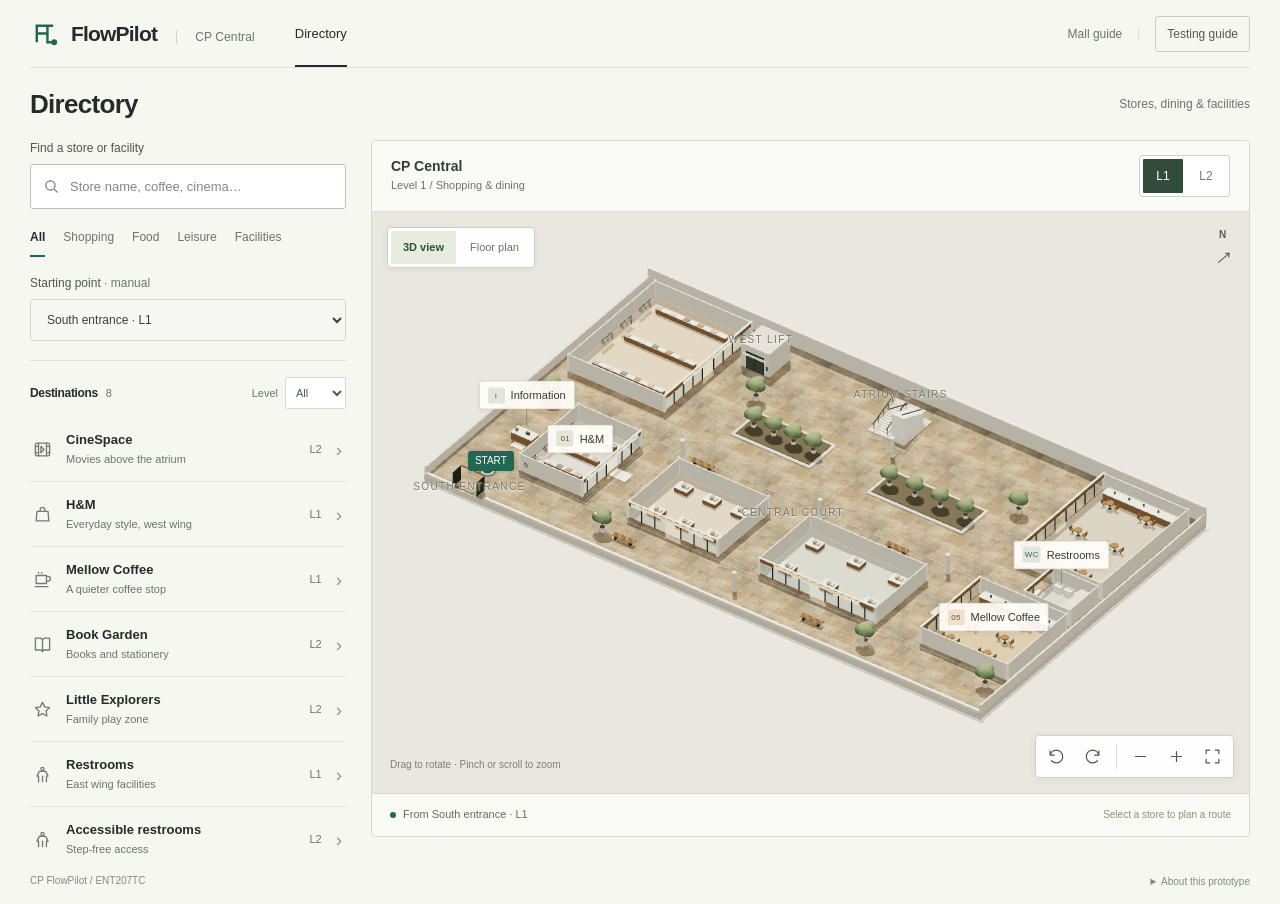
<file: index.html>
<!doctype html>
<html lang="en"><head><meta charset="utf-8"><meta name="viewport" content="width=device-width,initial-scale=1"><meta name="theme-color" content="#216754"><meta name="description" content="FlowPilot team usability test with a 3D mall directory and walking routes"><title>FlowPilot Team Test</title><link rel="manifest" href="./manifest.webmanifest"><link rel="icon" href="./icon.svg" type="image/svg+xml"><link rel="stylesheet" href="./style.css"><link rel="stylesheet" href="./scene-map.css"><script type="module" src="./app.js"></script></head><body><div id="app"></div><noscript>This interactive navigation prototype needs JavaScript enabled.</noscript></body></html>
</file>
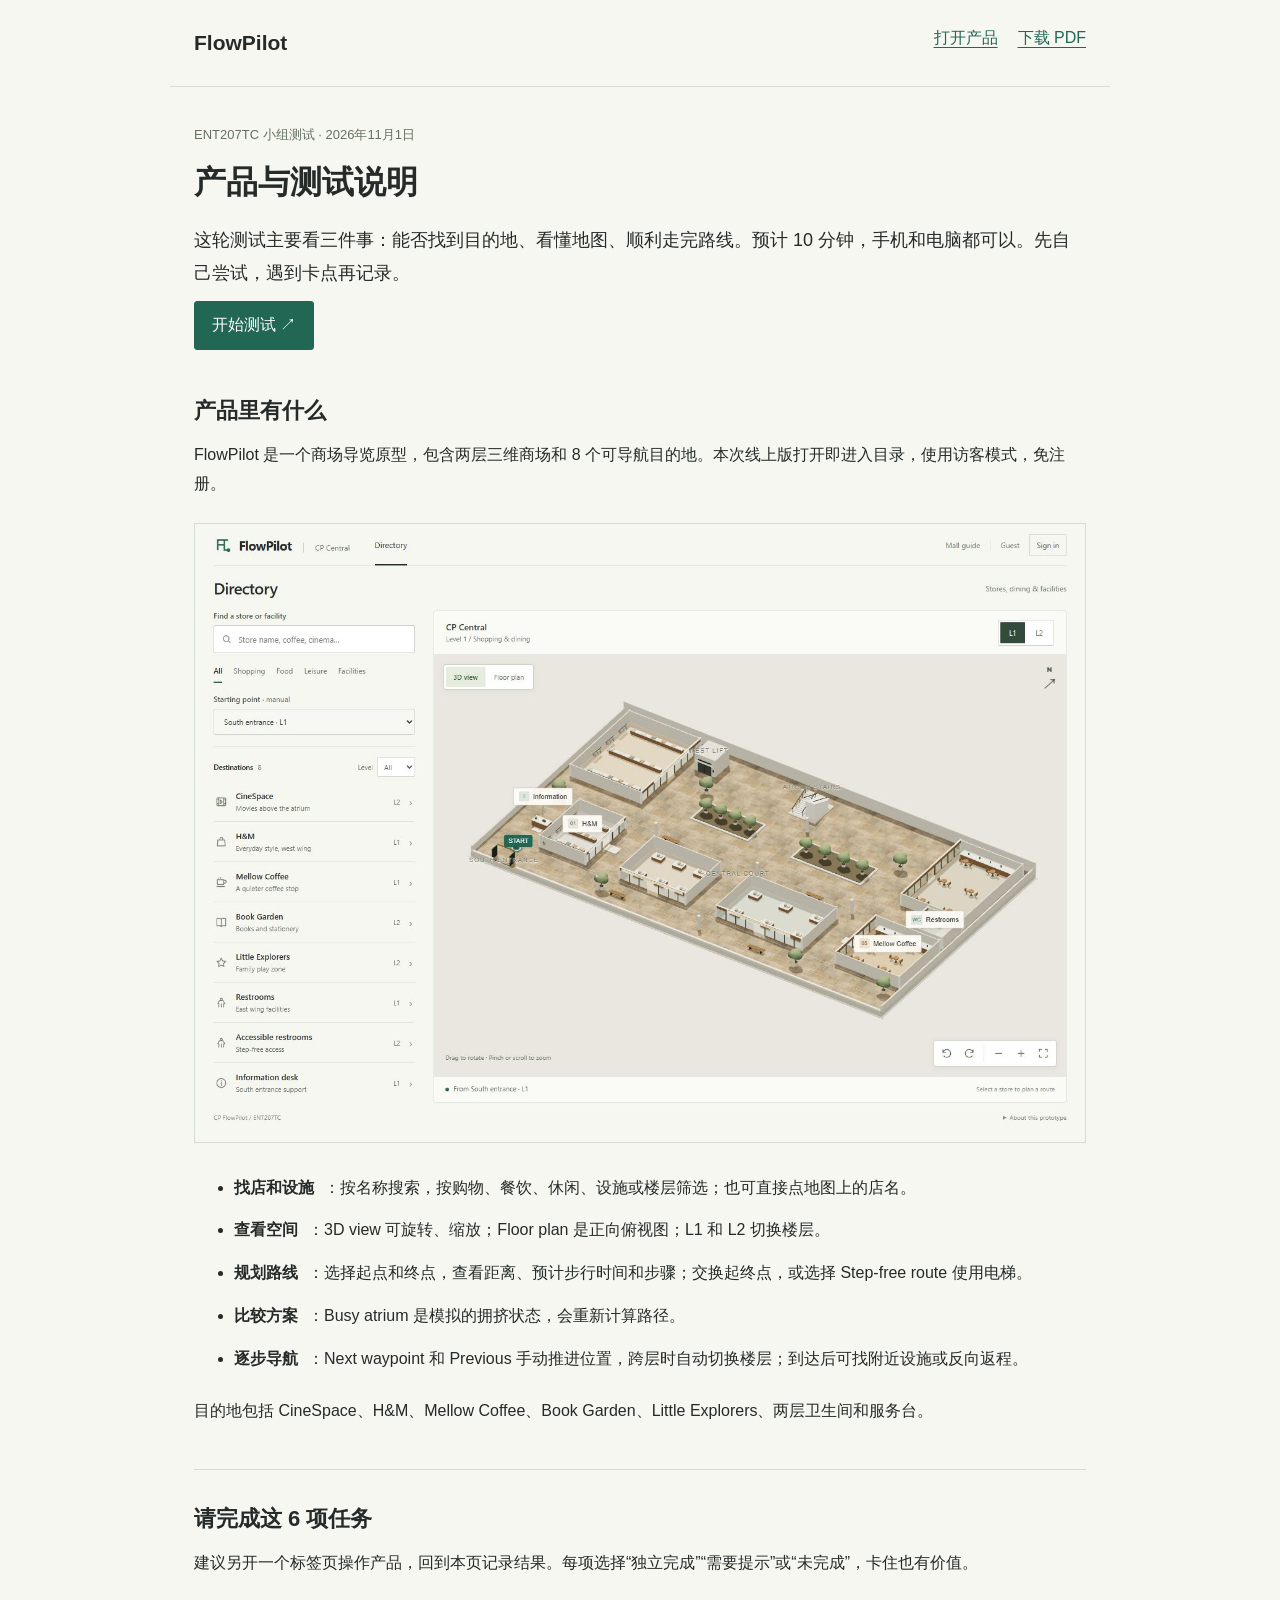
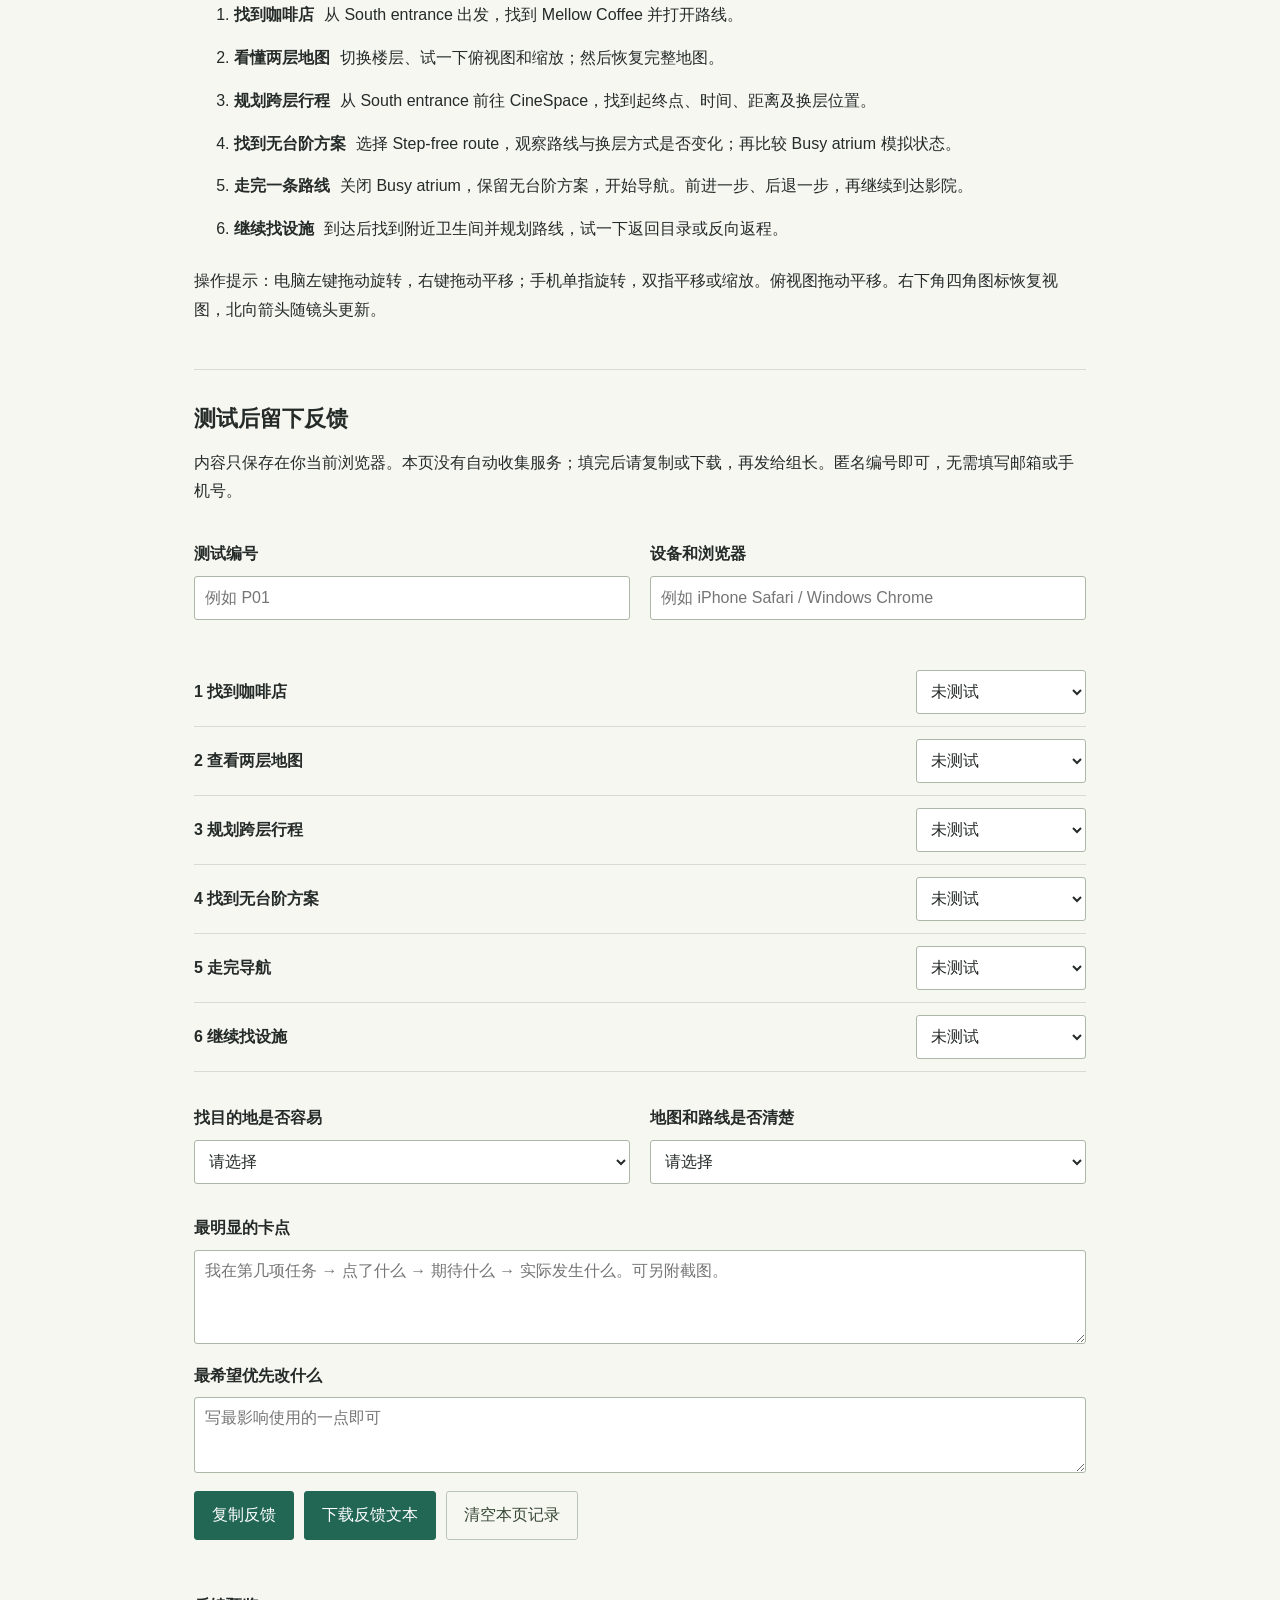
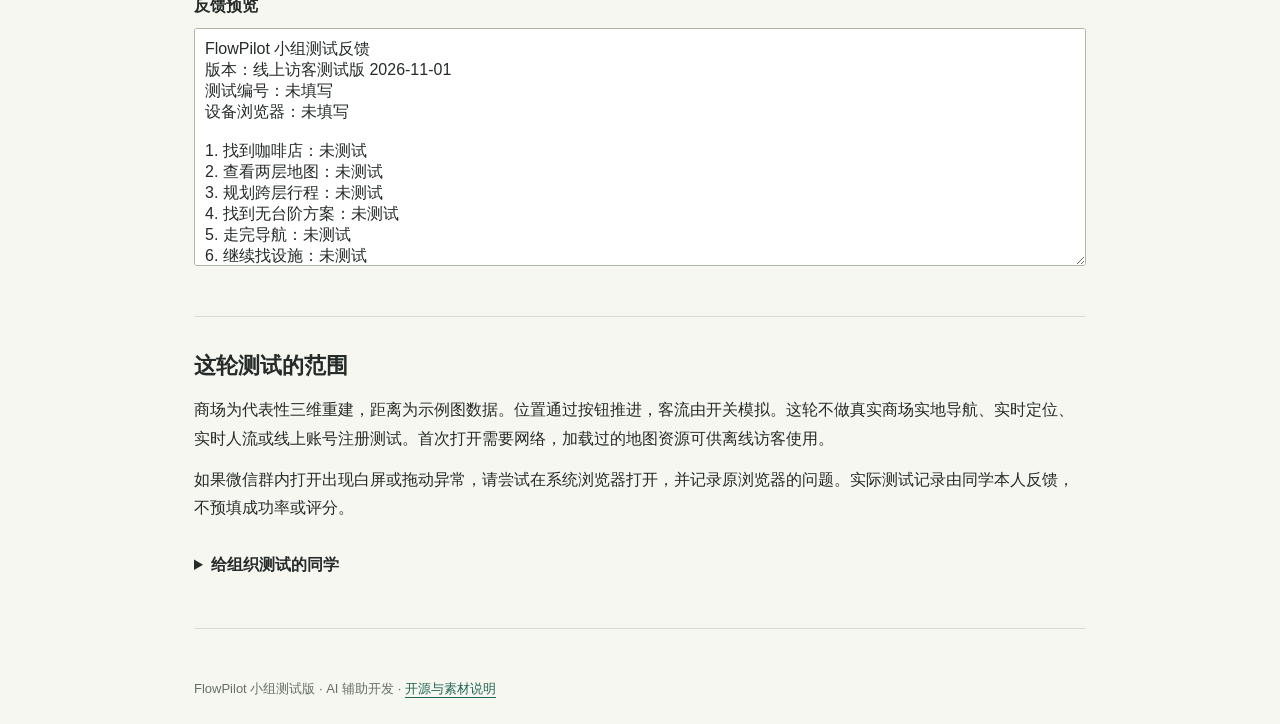
<file: guide.html>
<!doctype html>
<html lang="zh-CN"><head><meta charset="utf-8"><meta name="viewport" content="width=device-width,initial-scale=1"><title>FlowPilot 产品与测试说明</title><link rel="icon" href="./icon.svg" type="image/svg+xml"><link rel="stylesheet" href="./guide.css"><script type="module" src="./guide.js"></script></head><body><header><a class="wordmark" href="./">FlowPilot</a><nav><a href="./#/map">打开产品</a><a href="./FlowPilot_Test_Guide.pdf" download>下载 PDF</a></nav></header><main>
<p class="eyebrow">ENT207TC 小组测试 · 2026年11月1日</p><h1>产品与测试说明</h1><p class="intro">这轮测试主要看三件事：能否找到目的地、看懂地图、顺利走完路线。预计 10 分钟，手机和电脑都可以。先自己尝试，遇到卡点再记录。</p><p><a class="primary" href="./#/map?from=entrance&to=cinema&stepFree=0&busy=0&floor=1&step=0" target="_blank" rel="noopener">开始测试 ↗</a></p>
<section><h2>产品里有什么</h2><p>FlowPilot 是一个商场导览原型，包含两层三维商场和 8 个可导航目的地。本次线上版打开即进入目录，使用访客模式，免注册。</p><img src="./guide-map.png" alt="FlowPilot 三维商场目录，左侧搜索和目的地列表，右侧楼层地图"><ul><li><b>找店和设施</b>：按名称搜索，按购物、餐饮、休闲、设施或楼层筛选；也可直接点地图上的店名。</li><li><b>查看空间</b>：3D view 可旋转、缩放；Floor plan 是正向俯视图；L1 和 L2 切换楼层。</li><li><b>规划路线</b>：选择起点和终点，查看距离、预计步行时间和步骤；交换起终点，或选择 Step-free route 使用电梯。</li><li><b>比较方案</b>：Busy atrium 是模拟的拥挤状态，会重新计算路径。</li><li><b>逐步导航</b>：Next waypoint 和 Previous 手动推进位置，跨层时自动切换楼层；到达后可找附近设施或反向返程。</li></ul><p>目的地包括 CineSpace、H&amp;M、Mellow Coffee、Book Garden、Little Explorers、两层卫生间和服务台。</p></section>
<section id="tasks"><h2>请完成这 6 项任务</h2><p>建议另开一个标签页操作产品，回到本页记录结果。每项选择“独立完成”“需要提示”或“未完成”，卡住也有价值。</p><ol class="tasks"><li><b>找到咖啡店</b>从 South entrance 出发，找到 Mellow Coffee 并打开路线。</li><li><b>看懂两层地图</b>切换楼层、试一下俯视图和缩放；然后恢复完整地图。</li><li><b>规划跨层行程</b>从 South entrance 前往 CineSpace，找到起终点、时间、距离及换层位置。</li><li><b>找到无台阶方案</b>选择 Step-free route，观察路线与换层方式是否变化；再比较 Busy atrium 模拟状态。</li><li><b>走完一条路线</b>关闭 Busy atrium，保留无台阶方案，开始导航。前进一步、后退一步，再继续到达影院。</li><li><b>继续找设施</b>到达后找到附近卫生间并规划路线，试一下返回目录或反向返程。</li></ol><p>操作提示：电脑左键拖动旋转，右键拖动平移；手机单指旋转，双指平移或缩放。俯视图拖动平移。右下角四角图标恢复视图，北向箭头随镜头更新。</p></section>
<section id="feedback"><h2>测试后留下反馈</h2><p>内容只保存在你当前浏览器。本页没有自动收集服务；填完后请复制或下载，再发给组长。匿名编号即可，无需填写邮箱或手机号。</p><form id="feedback-form"><div class="fields"><label>测试编号<input name="tester" maxlength="30" placeholder="例如 P01"></label><label>设备和浏览器<input name="device" maxlength="120" placeholder="例如 iPhone Safari / Windows Chrome"></label></div><div id="task-results"></div><div class="fields"><label>找目的地是否容易<select name="finding" required><option value="">请选择</option><option>1 很困难</option><option>2 比较困难</option><option>3 一般</option><option>4 比较容易</option><option>5 很容易</option></select></label><label>地图和路线是否清楚<select name="mapClarity" required><option value="">请选择</option><option>1 很不清楚</option><option>2 不太清楚</option><option>3 一般</option><option>4 比较清楚</option><option>5 很清楚</option></select></label></div><label>最明显的卡点<textarea name="problem" rows="4" maxlength="1800" placeholder="我在第几项任务 → 点了什么 → 期待什么 → 实际发生什么。可另附截图。"></textarea></label><label>最希望优先改什么<textarea name="improvement" rows="3" maxlength="1200" placeholder="写最影响使用的一点即可"></textarea></label><div class="actions"><button type="button" id="copy-feedback">复制反馈</button><button type="button" id="download-feedback">下载反馈文本</button><button type="button" class="secondary" id="clear-feedback">清空本页记录</button></div><p id="feedback-status" role="status"></p><label>反馈预览<textarea id="feedback-preview" rows="12" readonly></textarea></label></form></section>
<section><h2>这轮测试的范围</h2><p>商场为代表性三维重建，距离为示例图数据。位置通过按钮推进，客流由开关模拟。这轮不做真实商场实地导航、实时定位、实时人流或线上账号注册测试。首次打开需要网络，加载过的地图资源可供离线访客使用。</p><p>如果微信群内打开出现白屏或拖动异常，请尝试在系统浏览器打开，并记录原浏览器的问题。实际测试记录由同学本人反馈，不预填成功率或评分。</p><details><summary>给组织测试的同学</summary><p>这份链接可先用于组内检查；正式用户测试建议邀请组外目标使用者，并遵循课程人数要求。先让对方独立操作，再给提示。记录完成情况、耗时、错误和原话；组内自测与正式参与者记录分开保存。</p><p>核对参考：入口至影院标准路线 212 m / 7 步，约 3 分钟；无台阶路线 282 m / 9 步，约 5 分钟；影院至二层无障碍卫生间 46 m。以上是原型模型的参考值。</p></details></section>
</main><footer>FlowPilot 小组测试版 · AI 辅助开发 · <a href="./THIRD_PARTY_NOTICES.md">开源与素材说明</a></footer></body></html>
</file>
<file: style.css>
:root {
  font-family: "Segoe UI", Arial, sans-serif;
  color: #252b28;
  background: #f7f7f2;
  font-synthesis: none;
  --blue: #216754;
  --green: #216754;
  --deep: #252b28;
  --soft: #edf2ec;
  --muted: #6d746d;
  --line: #dce0d7;
  --subtle: #f1f3ec;
}
* { box-sizing: border-box; }
body { margin: 0; }
button, input, select { font: inherit; }
button, a, input, select, summary { -webkit-tap-highlight-color: transparent; }
button { cursor: pointer; }
button:disabled { cursor: default; opacity: .4; }
a { color: var(--green); }
[hidden] { display: none !important; }
button:focus-visible, a:focus-visible, summary:focus-visible, [role="button"]:focus-visible { outline: 2px solid var(--green); outline-offset: 3px; }
input:focus-visible, select:focus-visible { outline: 2px solid var(--green); outline-offset: 2px; }
h1[tabindex="-1"]:focus, #current-direction:focus { outline: none; }
button svg { flex: 0 0 auto; width: 20px; height: 20px; }
button { transition: color .12s, border-color .12s, background-color .12s; }
.shell { max-width: 1800px; min-height: 100vh; padding: 0 30px 14px; margin: 0 auto; }
.topbar { display: flex; align-items: center; gap: 40px; height: 68px; border-bottom: 1px solid var(--line); }
.brand-home { display: inline-flex; align-items: center; min-height: 44px; padding: 0; border: 0; background: transparent; color: inherit; text-align: left; }
.brand { display: flex; align-items: center; gap: 10px; }
.brandmark { display: grid; place-items: center; width: 31px; height: 31px; color: var(--green); }
.brandmark svg { width: 31px; height: 31px; }
.brand-copy { display: flex; gap: 19px; align-items: baseline; }
.brand-copy strong { font-size: 21px; font-weight: 650; letter-spacing: -.8px; }
.brand-copy small { padding-left: 18px; border-left: 1px solid #d1d5cc; font-size: 12px; color: var(--muted); letter-spacing: .01em; }
.header-nav { display: flex; align-self: stretch; align-items: stretch; margin-right: auto; }
.nav-link { padding: 1px 0 0; min-height: 44px; border: 0; border-bottom: 2px solid transparent; background: transparent; color: var(--muted); font-size: 13px; }
.nav-link.is-active { border-bottom-color: var(--deep); color: var(--deep); }
.nav-link:hover { color: var(--green); }
.topmeta { display: flex; align-items: center; gap: 16px; margin-left: auto; color: var(--muted); font-size: 12px; min-width: 0; }
.location-chip { padding-right: 16px; border-right: 1px solid var(--line); white-space: nowrap; }
.account-name { max-width: 145px; overflow: hidden; white-space: nowrap; text-overflow: ellipsis; }
.quiet { display: inline-flex; justify-content: center; align-items: center; min-height: 36px; padding: 7px 11px; border: 1px solid #c7cfc3; border-radius: 3px; background: transparent; color: #4d5d50; font-size: 12px; white-space: nowrap; }
.quiet:hover { background: #eaf0e5; border-color: #a7b5a1; }
.back { display: inline-flex; align-items: center; min-height: 32px; border: 0; background: transparent; padding: 0; margin: 0 0 10px; color: var(--muted); font-size: 12px; text-align: left; }
.back:hover { color: var(--green); text-decoration: underline; text-underline-offset: 4px; }
.connection-state { margin-top: 14px; padding: 11px 14px; border: 1px solid #dfd1b4; background: #faf6e9; color: #755d2d; font-size: 12px; line-height: 1.5; }
.workspace { padding-top: 20px; }
.breadcrumb { display: flex; flex-wrap: wrap; align-items: center; gap: 8px; margin: 0 0 10px; color: var(--muted); font-size: 11px; }
.breadcrumb button { border: 0; padding: 0; background: transparent; color: inherit; font-size: inherit; }
.breadcrumb button:hover { text-decoration: underline; }
.titlebar, .page-header { display: flex; align-items: center; justify-content: space-between; gap: 20px; margin-bottom: 19px; }
h1 { margin: 0; font-size: 26px; line-height: 1.25; letter-spacing: -.7px; font-weight: 550; }
h2 { margin: 0 0 10px; font-size: 21px; line-height: 1.35; letter-spacing: -.35px; font-weight: 550; }
h3 { margin: 0; font-size: 13px; font-weight: 600; line-height: 1.4; }
.subtitle { margin: 6px 0 0; font-size: 13px; line-height: 1.6; color: var(--muted); }
.eyebrow { margin: 0 0 12px; font-size: 11px; line-height: 1.4; text-transform: uppercase; letter-spacing: .09em; color: var(--muted); }
.page-meta { color: var(--muted); font-size: 12px; white-space: nowrap; }
.steps { display: none; }
.layout { display: grid; grid-template-columns: 316px minmax(0, 1fr); gap: 25px; align-items: start; }
.layout > * { min-width: 0; }
.panel { background: #fff; border: 1px solid var(--line); border-radius: 4px; overflow: hidden; }
.panelpad { padding: 22px; }
.side-panel { min-width: 0; }
.directory-panel { display: flex; flex-direction: column; border: 0; border-radius: 0; background: transparent; overflow: visible; }
.directory-controls { padding: 0 0 19px; border-bottom: 1px solid var(--line); }
.inputlabel { display: block; margin: 0 0 8px; color: #4e594f; font-size: 12px; font-weight: 500; line-height: 1.4; }
.inputlabel > span { font-weight: 400; color: var(--muted); }
.searchwrap { display: flex; align-items: center; min-height: 45px; gap: 10px; padding: 0 12px; border: 1px solid #b9c3b5; border-radius: 3px; background: #fff; }
.searchwrap:focus-within { border-color: var(--green); box-shadow: 0 0 0 1px var(--green); }
.searchwrap > svg { flex-shrink: 0; width: 17px; height: 17px; color: var(--muted); }
.searchwrap input { flex: 1; width: 100%; min-width: 0; height: 43px; padding: 0; border: 0; outline: 0; color: var(--deep); background: transparent; font-size: 13px; }
.searchwrap input:focus-visible { outline: 0; }
.searchwrap input::placeholder { color: #81887f; }
.search-clear { display: grid; place-items: center; flex: 0 0 29px; min-height: 36px; margin-right: -5px; padding: 0; border: 0; background: transparent; color: var(--muted); }
.search-clear svg { width: 16px; height: 16px; }
.filters { display: flex; flex-wrap: wrap; column-gap: 18px; row-gap: 0; margin: 13px 0 0; }
.chip { min-height: 35px; padding: 5px 0 8px; border: 0; border-bottom: 2px solid transparent; border-radius: 0; color: var(--muted); background: transparent; font-size: 12px; line-height: 1.35; }
.chip:hover { color: var(--green); }
.chip.on { color: var(--deep); border-bottom-color: var(--green); font-weight: 600; }
.startbox { margin-top: 18px; }
.startbox .inputlabel { margin-bottom: 7px; }
.field { display: block; width: 100%; min-height: 42px; padding: 10px 12px; border: 1px solid #c7cfc3; border-radius: 3px; color: #354337; background: #fff; font-size: 13px; line-height: 1.45; }
select.field { padding-right: 27px; }
.startbox .field { border-color: #d1d8ca; background: #f7f8f3; font-size: 12px; }
.fieldrow { margin-bottom: 17px; }
.directory-results { padding-top: 16px; }
.sectionrow { display: flex; align-items: center; justify-content: space-between; gap: 12px; margin-bottom: 8px; }
.sectionrow h2 { display: flex; gap: 8px; align-items: baseline; margin: 0; font-size: 12px; font-weight: 600; }
.sectionrow small, .sectionrow h2 small { color: var(--muted); font-size: 11px; font-weight: 400; }
.result-tools { display: inline-flex; align-items: center; gap: 7px; color: var(--muted); font-size: 11px; white-space: nowrap; }
#result-floor { min-height: 32px; min-width: 61px; padding: 3px 6px; border: 1px solid #d5dbcf; border-radius: 2px; background: #fff; color: #4f5c4f; font-size: 11px; }
.places { display: flex; flex-direction: column; }
.directory-results .places { max-height: calc(100vh - 459px); min-height: 258px; overflow-y: auto; scrollbar-width: thin; scrollbar-color: #c1cabe transparent; }
.place { display: flex; align-items: center; gap: 11px; width: 100%; min-height: 65px; padding: 11px 4px 11px 0; border: 0; border-bottom: 1px solid #e0e5da; border-radius: 0; color: var(--deep); background: transparent; text-align: left; }
.place:hover { background: #edf2e9; }
.place:last-child { border-bottom: 0; }
.place-icon { display: grid; place-items: center; flex: 0 0 25px; width: 25px; height: 31px; color: #727e6b; }
.place-icon svg { width: 19px; height: 19px; }
.place-copy { flex: 1; min-width: 0; }
.place-copy b { display: block; font-size: 13px; line-height: 1.4; font-weight: 550; }
.place-copy small { display: block; margin-top: 3px; font-size: 11px; line-height: 1.45; color: var(--muted); }
.floorlabel { font-size: 11px; color: var(--muted); padding: 0 3px; font-variant-numeric: tabular-nums; }
.arrow { color: #8d9786; font-size: 19px; line-height: 1; }
.empty { padding: 27px 8px; color: var(--muted); font-size: 12px; line-height: 1.7; }
.empty b { display: block; color: #485546; font-weight: 600; }
.empty p { margin: 5px 0 0; }
.empty .btn { margin-top: 15px; }
.smallnote { color: var(--muted); font-size: 11px; line-height: 1.65; }
.map-panel { position: relative; background: #eeeee6; border-color: #d5dacf; }
.maptop { display: flex; align-items: center; justify-content: space-between; gap: 14px; padding: 14px 19px; border-bottom: 1px solid var(--line); background: #fafbf7; }
.mallname { min-width: 0; }
.mallname b { display: block; color: #343f33; font-size: 14px; font-weight: 600; line-height: 1.4; }
.mallname small { display: block; margin-top: 2px; color: var(--muted); font-size: 11px; line-height: 1.45; }
.floors { display: flex; gap: 3px; padding: 3px; border: 1px solid #ccd4c5; border-radius: 3px; background: #fff; }
.floors button { min-width: 40px; min-height: 34px; padding: 6px 10px; border: 0; border-radius: 1px; background: transparent; color: #707b69; font-size: 12px; }
.floors button.on { background: #334b3a; color: #fff; }
.floors button:not(.on):hover { background: #eff3e9; }
.mapwrap { position: relative; overflow: hidden; }
.map-viewport { position: relative; width: 100%; height: clamp(490px, calc(100vh - 319px), 820px); overflow: hidden; background: #e9eae0; }
#mall-scene { width: 100%; height: 100%; }
.map-viewport canvas { display: block; }
.map-tools { position: absolute; z-index: 5; display: flex; flex-wrap: wrap; align-items: center; gap: 1px; right: 15px; bottom: 15px; max-width: calc(100% - 30px); padding: 3px; border: 1px solid #cbd3c5; border-radius: 4px; background: #fffffff5; box-shadow: 0 2px 8px #34412d12; }
.map-tools button, .map-tools output { display: inline-flex; align-items: center; justify-content: center; min-width: 35px; min-height: 35px; border: 0; border-radius: 2px; padding: 6px 8px; background: transparent; color: #4a5c42; font-size: 11px; line-height: 1.25; }
.map-tools button:hover { background: #eaf0e4; }
.map-tools button.on, .map-tools button[aria-pressed="true"] { background: #e5eddf; color: #244d32; font-weight: 600; }
.map-tools .icon-button svg { width: 17px; height: 17px; }
.map-tools output { min-width: 42px; font-size: 10px; color: var(--muted); }
.tool-divider { width: 1px; align-self: stretch; background: var(--line); margin: 5px; }
.icon-button { display: inline-grid; place-items: center; min-width: 36px; min-height: 36px; padding: 7px; border: 1px solid var(--line); border-radius: 3px; background: #fff; color: #4a5c42; }
.map-floor-note { display: flex; align-items: center; justify-content: space-between; flex-wrap: wrap; gap: 7px 14px; min-height: 43px; padding: 9px 18px; border-top: 1px solid #d4dacc; background: #fafbf7; color: #62705c; font-size: 11px; line-height: 1.5; }
.map-floor-note span { display: inline-flex; align-items: center; gap: 7px; }
.next-floor-action { min-height: 28px; padding: 0; border: 0; background: transparent; color: var(--green); font-size: 11px; text-decoration: underline; text-underline-offset: 3px; }
.maplegend, .sample { display: none; }
.btn { display: inline-flex; align-items: center; justify-content: center; gap: 11px; min-height: 43px; padding: 11px 16px; border: 1px solid var(--green); border-radius: 3px; background: var(--green); color: #fff; font-size: 13px; font-weight: 550; line-height: 1.4; text-align: center; }
.btn:hover { background: #174f40; border-color: #174f40; }
.btn.secondary { border-color: #c1cbbb; background: transparent; color: #3c573e; font-weight: 500; }
.btn.secondary:hover { background: #e9f0e2; border-color: #99af91; }
.btn.full { display: flex; width: 100%; }
.btn svg { width: 17px; height: 17px; }
.route-summary { padding: 20px 21px 0; }
.route-options { padding: 0 21px; }
.route-actions { padding: 19px 21px 22px; }
.journey-editor { display: grid; grid-template-columns: minmax(0,1fr); gap: 12px; position: relative; padding-right: 34px; margin: 5px 0 19px; }
.endpoint .inputlabel { margin-bottom: 6px; font-size: 11px; }
.endpoint select { min-height: 41px; font-size: 12px; }
.swap-route { position: absolute; right: -5px; top: 45px; width: 31px; min-width: 31px; height: 35px; min-height: 35px; padding: 6px; border: 0; background: transparent; }
.swap-route svg { width: 18px; height: 18px; transform: rotate(90deg); }
.stats { display: grid; grid-template-columns: 1fr 1fr .85fr; gap: 9px; margin: 0 0 17px; padding: 15px 0 16px; border-top: 1px solid var(--line); border-bottom: 1px solid var(--line); font-variant-numeric: tabular-nums; }
.stats > div + div { border-left: 1px solid var(--line); padding-left: 12px; }
.stats strong { display: block; font-size: 24px; font-weight: 550; letter-spacing: -.5px; line-height: 1.2; }
.stats strong small { font-size: 12px; font-weight: 400; letter-spacing: 0; }
.stats span { display: block; margin-top: 5px; color: var(--muted); font-size: 10px; line-height: 1.4; }
.route-options > h2 { margin-bottom: 5px; font-size: 12px; font-weight: 600; letter-spacing: 0; }
.toggle { display: flex; align-items: flex-start; gap: 12px; padding: 13px 0; cursor: pointer; font-size: 13px; line-height: 1.45; }
.toggle + .toggle { border-top: 1px solid #e7ebe0; }
.toggle input { appearance: none; flex: 0 0 31px; position: relative; width: 31px; height: 19px; margin: 2px 0 0; border: 1px solid #bec9b6; border-radius: 11px; background: #cad2c4; cursor: pointer; }
.toggle input::after { content: ""; display: block; position: absolute; top: 2px; left: 2px; width: 13px; height: 13px; border-radius: 50%; background: #fff; }
.toggle input:checked { background: var(--green); border-color: var(--green); }
.toggle input:checked::after { left: 14px; }
.toggle span { flex: 1; min-width: 0; }
.toggle small { display: block; margin-top: 4px; color: var(--muted); font-size: 11px; line-height: 1.5; }
.simulation-label { margin-left: 3px; color: #8b8370; font-size: 9px; font-style: normal; letter-spacing: .01em; }
.route-feedback { margin-top: 8px; padding: 10px 0; border-top: 1px solid var(--line); color: #507048; font-size: 11px; line-height: 1.6; }
.route-feedback > small { display: block; color: var(--muted); font-size: 10px; margin-top: 3px; }
.directions-wrap { padding: 0 21px 16px; border-top: 1px solid var(--line); }
.directions-wrap > summary { min-height: 43px; padding-top: 14px; font-size: 12px; color: #4e6447; cursor: pointer; }
.directions-wrap > summary span { float: right; font-size: 11px; color: var(--muted); }
.route-instructions { margin: 12px 0 0; padding: 0; list-style: none; }
.route-instructions li { display: flex; align-items: flex-start; gap: 9px; padding: 9px 0; color: #5b6855; font-size: 12px; line-height: 1.6; }
.route-instructions b { display: inline-grid; place-items: center; flex: 0 0 19px; min-height: 19px; border: 1px solid #d1dac9; border-radius: 2px; background: #f5f8f0; color: #7a8773; font-size: 10px; font-weight: 400; }
.directions-wrap .route-instructions { max-height: 260px; overflow-y: auto; scrollbar-width: thin; }
.directions-wrap .smallnote { margin-bottom: 0; }
.nav-card { margin: 0 0 18px; padding: 0 0 19px; border-bottom: 1px solid var(--line); }
.nav-card .turn { margin-bottom: 10px; color: var(--green); font-size: 39px; line-height: 1.2; }
.nav-step { margin: 0 0 8px; color: var(--muted); font-size: 11px; }
.nav-card h2 { margin: 0; font-size: 23px; line-height: 1.4; font-weight: 500; letter-spacing: -.4px; }
.nav-metrics { display: grid; grid-template-columns: 1fr 1fr; gap: 17px; margin-bottom: 20px; }
.nav-metrics > span { display: block; color: var(--muted); font-size: 11px; line-height: 1.45; }
.nav-metrics > span + span { border-left: 1px solid var(--line); padding-left: 18px; }
.nav-metrics b, .nav-metrics strong { display: block; margin-bottom: 5px; color: var(--deep); font-size: 23px; font-weight: 500; line-height: 1.2; font-variant-numeric: tabular-nums; }
.progress { overflow: hidden; height: 4px; background: #e0e7d8; }
.progress > span { display: block; height: 100%; background: var(--green); }
.progressmeta { display: flex; justify-content: space-between; gap: 10px; margin: 8px 0 20px; font-size: 10px; color: var(--muted); }
.nav-actions { display: grid; grid-template-columns: auto minmax(0,1fr); gap: 8px; }
.nav-actions .btn { padding: 11px 10px; font-size: 12px; }
.nav-position { display: grid; gap: 4px; padding-top: 16px; margin-top: 19px; border-top: 1px solid var(--line); }
.nav-position small { color: var(--muted); font-size: 10px; }
.nav-position p { margin: 0; font-size: 12px; line-height: 1.5; color: #4e6547; }
.demo-note, .nav-preview { color: var(--muted); font-size: 11px; line-height: 1.6; }
.demo-note { margin: 12px 0 14px; }
.nav-preview { margin: 0 0 12px; }
.nav-preview small { display: block; margin-bottom: 3px; font-size: 10px; color: #84907a; }
.restart { min-height: 30px; padding: 0; border: 0; background: transparent; font-size: 11px; color: var(--muted); text-decoration: underline; text-underline-offset: 3px; }
.restart:hover { background: transparent; color: var(--green); }
.nav-panel .directions-wrap { margin: 18px -22px -22px; padding: 0 22px 17px; }
.notice { padding: 11px 13px; margin: 14px 0; border: 1px solid #dfd2b5; background: #faf7ed; color: #7c683a; font-size: 11px; line-height: 1.6; }
.app-notice { display: flex; align-items: center; justify-content: space-between; gap: 16px; }
.app-notice .quiet { flex: 0 0 auto; color: inherit; border-color: #d9caac; }
.checkcircle { display: grid; place-items: center; width: 40px; height: 40px; margin-bottom: 21px; border: 1px solid #b6cdb1; border-radius: 50%; color: var(--green); background: #eff5e9; }
.checkcircle svg { width: 21px; height: 21px; }
.arrival-place { font-size: 25px; line-height: 1.35; font-weight: 500; }
.completion, .trip-receipt { margin: 20px 0; padding: 14px 0; border-top: 1px solid var(--line); border-bottom: 1px solid var(--line); font-size: 12px; line-height: 1.6; color: #58724e; }
.trip-receipt > small { display: block; margin-top: 5px; font-size: 10px; color: var(--muted); }
.arrived .sectionrow { margin-top: 22px; }
.arrived .place { min-height: 66px; }
.arrival-actions { display: grid; gap: 9px; margin-top: 23px; }
.authlayout { display: grid; grid-template-columns: minmax(0,1fr) 364px; align-items: center; gap: 74px; max-width: 1100px; margin: 0 auto; padding: 45px 0 35px; }
.authhero h1 { font-size: 35px; line-height: 1.2; max-width: 470px; font-weight: 450; letter-spacing: -1px; }
.authhero > .subtitle { max-width: 420px; margin-top: 18px; font-size: 14px; line-height: 1.75; }
.authhero .mini-map { position: relative; height: 330px; width: 100%; max-width: 610px; margin-top: 28px; overflow: hidden; background: #e9ece2; border: 1px solid #d3d9cb; border-radius: 3px; }
.mini-map svg { display: block; width: 100%; height: 100%; }
.mini-map #mall-scene, .mini-map .auth-scene { height: 100%; }
.auth-caption { display: flex; flex-wrap: wrap; gap: 7px 0; margin-top: 14px; color: var(--muted); font-size: 11px; line-height: 1.5; }
.auth-caption span + span { margin-left: 14px; padding-left: 14px; border-left: 1px solid #c7d1be; }
.authpanel { padding: 26px; background: #fdfefb; border-color: #d6ddcf; }
.authpanel h2 { font-size: 22px; font-weight: 500; }
.authpanel .subtitle { font-size: 12px; }
.auth-tabs { display: flex; margin: 21px 0 23px; border-bottom: 1px solid var(--line); }
.auth-tabs button { flex: 1; min-height: 43px; padding: 10px 0; border: 0; border-bottom: 2px solid transparent; background: transparent; color: var(--muted); font-size: 12px; }
.auth-tabs button.on { border-bottom-color: var(--green); color: var(--green); font-weight: 600; }
.authpanel .field { min-height: 44px; }
.authpanel .btn { margin-top: 5px; }
.or { display: flex; align-items: center; gap: 12px; margin: 17px 0 11px; font-size: 10px; color: #8c9585; }
.or::before, .or::after { content: ""; flex: 1; height: 1px; background: var(--line); }
.authfine { margin: 18px 0 0; color: var(--muted); font-size: 11px; line-height: 1.65; }
.password-wrap { display: flex; position: relative; align-items: center; }
.password-wrap .field { padding-right: 55px; }
.password-wrap button { position: absolute; right: 3px; min-height: 36px; padding: 6px 9px; border: 0; background: transparent; color: var(--muted); font-size: 11px; }
.password-wrap button:hover { background: #edf3e7; }
.error { margin-bottom: 14px; padding: 10px 12px; border: 1px solid #e5c4b9; background: #fcf1ed; color: #9c523f; font-size: 12px; line-height: 1.6; }
.footnote { display: flex; align-items: flex-start; justify-content: space-between; flex-wrap: wrap; gap: 8px 20px; padding-top: 15px; color: #838c7e; font-size: 10px; line-height: 1.6; }
.prototype-info { max-width: 440px; font-size: 10px; line-height: 1.7; }
.prototype-info summary { text-align: right; cursor: pointer; white-space: nowrap; }
.prototype-info summary:hover { color: var(--green); }
.prototype-info p { padding: 12px 14px; margin: 9px 0 0; border: 1px solid var(--line); background: #fff; color: var(--muted); overflow-wrap: anywhere; }
.skip-link { position: absolute; z-index: 30; top: -80px; left: 30px; min-height: 44px; padding: 11px 15px; border: 1px solid var(--green); background: #fff; color: var(--green); font-size: 13px; text-decoration: none; }
.skip-link:focus { top: 10px; }
.loading-screen { display: grid; place-items: center; min-height: 360px; color: var(--muted); font-size: 14px; }
.directory-toggle { display: none; }
.segmented { gap: 3px; padding: 3px; border: 1px solid #cbd4c3; border-radius: 3px; background: #fff; }
.segmented button { min-height: 36px; min-width: 66px; padding: 8px 13px; border: 0; border-radius: 1px; background: transparent; color: var(--muted); font-size: 12px; }
.segmented button.on { background: #e8eee1; color: #305a35; font-weight: 600; }
.mobile-only { display: none; }
@media (min-width: 1400px) {
  .layout { grid-template-columns: 326px minmax(0,1fr); gap: 30px; }
  .map-viewport { min-height: 560px; }
}
@media (max-width: 1180px) {
  .shell { padding-right: 23px; padding-left: 23px; }
  .topbar { gap: 28px; }
  .brand-copy { gap: 12px; }
  .brand-copy small { padding-left: 12px; }
  .layout { grid-template-columns: 290px minmax(0,1fr); gap: 20px; }
  .filters { column-gap: 15px; }
  .authlayout { gap: 40px; }
  .map-tools { right: 10px; bottom: 10px; }
}
@media (max-width: 960px) {
  .shell { padding-right: 20px; padding-left: 20px; }
  .topbar { height: 64px; gap: 25px; }
  .brand-copy small { display: none; }
  .titlebar, .page-header { margin-bottom: 17px; }
  .layout { grid-template-columns: minmax(0,1fr); gap: 17px; }
  .directory-panel { display: contents; }
  .directory-controls { display: grid; grid-template-columns: minmax(0,1fr) minmax(180px,.6fr); column-gap: 20px; padding-bottom: 17px; }
  .directory-controls > .inputlabel, .directory-controls > .searchwrap, .directory-controls > .filters { grid-column: 1; }
  .directory-controls > .startbox { grid-column: 2; grid-row: 1 / 4; margin: 0; align-self: center; }
  .directory-controls > .filters { margin-top: 8px; }
  .directory-controls .chip { min-height: 34px; padding-top: 5px; }
  .directory-results { padding: 0; }
  .directory-results .places { max-height: none; min-height: 0; overflow: visible; }
  .directory-toggle { display: inline-flex; margin: 0 0 15px; }
  .directory-layout > .map-panel { order: 1; }
  .directory-layout .directory-controls { order: 0; }
  .directory-layout .directory-results { order: 2; }
  .directory-layout[data-view="map"] .directory-results { display: none; }
  .directory-layout[data-view="list"] > .map-panel { display: none; }
  .directory-layout[data-view="list"] .directory-results { order: 1; }
  .directory-layout.is-filtered[data-view="map"] .directory-results { display: block; }
  .map-viewport { height: 510px; min-height: 0; }
  .route-summary { padding: 20px 22px 0; }
  .journey-editor { grid-template-columns: minmax(0,1fr) minmax(0,1fr); gap: 20px; padding-right: 39px; }
  .swap-route { top: 19px; }
  .swap-route svg { transform: none; }
  .route-options { display: grid; grid-template-columns: minmax(0,1fr) minmax(0,1fr); column-gap: 25px; padding: 0 22px; }
  .route-options > h2 { grid-column: 1 / -1; }
  .route-options > .toggle + .toggle { border-top: 0; }
  .route-options > .route-feedback, .route-options > .notice { grid-column: 1 / -1; }
  .route-actions { padding: 16px 22px 20px; }
  .stats { margin-bottom: 13px; }
  .nav-card { display: grid; grid-template-columns: 50px 1fr; column-gap: 12px; padding-bottom: 17px; }
  .nav-card .turn { grid-row: 1 / 3; margin-bottom: 0; }
  .nav-card .nav-step { grid-column: 2; }
  .nav-card h2 { grid-column: 2; }
  .nav-metrics { max-width: 420px; }
  .nav-actions { grid-template-columns: 140px minmax(0,1fr); }
  .authlayout { grid-template-columns: minmax(0,1fr) 340px; gap: 30px; }
  .authhero h1 { font-size: 30px; }
  .authhero .mini-map { height: 260px; }
  .authpanel { padding: 23px; }
}
@media (max-width: 640px) {
  .shell { padding: 0 14px 15px; }
  .topbar { height: 60px; gap: 22px; }
  .brand { gap: 8px; }
  .brand-copy strong { font-size: 20px; }
  .brandmark, .brandmark svg { width: 27px; height: 27px; }
  .nav-link { font-size: 12px; }
  .topmeta { gap: 10px; }
  .topmeta .location-chip, .account-name { display: none; }
  .quiet { min-height: 36px; padding: 7px 9px; font-size: 11px; }
  .workspace { padding-top: 18px; }
  h1 { font-size: 24px; }
  .titlebar, .page-header { align-items: flex-start; gap: 12px; margin-bottom: 17px; }
  .page-meta { display: none; }
  .subtitle { font-size: 12px; }
  .breadcrumb { margin-bottom: 9px; font-size: 10px; }
  .directory-toggle { margin-bottom: 14px; }
  .directory-controls { display: block; padding-bottom: 17px; }
  .directory-controls .searchwrap { min-height: 46px; }
  .searchwrap input { font-size: 16px; height: 44px; }
  .filters { column-gap: 19px; }
  .directory-controls > .filters { margin-top: 9px; }
  .directory-controls .chip { min-height: 40px; font-size: 12px; }
  .directory-controls > .startbox { margin-top: 15px; }
  .startbox { display: grid; grid-template-columns: 103px minmax(0,1fr); align-items: center; column-gap: 10px; }
  .startbox .inputlabel { margin: 0; font-size: 11px; }
  .startbox .inputlabel span { display: block; margin-top: 2px; }
  .startbox .field { min-height: 42px; padding: 9px 11px; font-size: 12px; }
  .map-viewport { height: 360px; }
  .maptop { padding: 12px 13px; }
  .mallname b { font-size: 13px; }
  .mallname small { font-size: 10px; }
  .floors button { min-width: 37px; min-height: 35px; padding: 6px 9px; }
  .map-floor-note { padding: 9px 13px; font-size: 10px; }
  .map-floor-note > span { max-width: 100%; }
  .next-floor-action { min-height: 32px; }
  .map-tools { right: 9px; bottom: 10px; gap: 0; max-width: calc(100% - 18px); padding: 3px; }
  .map-tools button { min-height: 40px; min-width: 40px; padding: 6px 7px; font-size: 10px; }
  .map-tools .icon-button svg { width: 16px; height: 16px; }
  .map-tools output { min-width: 36px; min-height: 39px; font-size: 9px; }
  .tool-divider { margin: 5px 2px; }
  .directory-results .sectionrow { margin-top: 3px; }
  .place { min-height: 69px; padding-top: 13px; padding-bottom: 13px; gap: 12px; }
  .place-copy b { font-size: 14px; }
  .place-copy small { font-size: 12px; }
  .place-icon { flex-basis: 27px; }
  #result-floor { min-height: 40px; font-size: 12px; }
  .field { font-size: 16px; }
  .btn { min-height: 46px; font-size: 13px; }
  .panelpad { padding: 19px; }
  .route-summary { padding: 17px 18px 0; }
  .journey-editor { grid-template-columns: minmax(0,1fr); padding-right: 37px; gap: 10px; margin-top: 2px; margin-bottom: 16px; }
  .endpoint .inputlabel { margin-bottom: 5px; }
  .endpoint select { min-height: 43px; font-size: 13px; }
  .swap-route { top: 46px; right: -2px; min-height: 43px; }
  .swap-route svg { transform: rotate(90deg); }
  .stats { padding: 14px 0; }
  .stats strong { font-size: 25px; }
  .stats span { font-size: 10px; }
  .route-options { display: block; padding: 0 18px; }
  .route-options > .toggle + .toggle { border-top: 1px solid #e7ebe0; }
  .toggle { padding: 12px 0; }
  .toggle input { width: 34px; height: 21px; flex-basis: 34px; }
  .toggle input::after { width: 15px; height: 15px; }
  .toggle input:checked::after { left: 15px; }
  .toggle small { font-size: 11px; }
  .route-feedback { font-size: 11px; }
  .route-actions { padding: 15px 18px 19px; }
  .directions-wrap { padding-left: 18px; padding-right: 18px; }
  .directions-wrap > summary { min-height: 45px; }
  .nav-card { display: block; }
  .nav-card .turn { margin-bottom: 9px; font-size: 36px; }
  .nav-card h2 { font-size: 22px; }
  .nav-card .nav-step { margin-bottom: 8px; }
  .nav-actions { grid-template-columns: auto minmax(0,1fr); }
  .nav-actions .btn { padding-left: 11px; padding-right: 11px; font-size: 12px; }
  .nav-position small { font-size: 11px; }
  .nav-position p { font-size: 13px; }
  .demo-note, .nav-preview { font-size: 12px; }
  .nav-panel .directions-wrap { margin: 17px -19px -19px; padding: 0 19px 16px; }
  .arrival-place { font-size: 24px; }
  .arrived .place-copy b { font-size: 13px; }
  .arrived .place-copy small { font-size: 11px; }
  .authlayout { grid-template-columns: minmax(0,1fr); gap: 25px; max-width: 420px; padding: 27px 0 15px; }
  .authhero h1 { font-size: 29px; letter-spacing: -.8px; }
  .authhero > .subtitle { max-width: 360px; margin-top: 12px; font-size: 13px; }
  .authhero .mini-map { display: none; }
  .authhero .eyebrow { margin-bottom: 9px; }
  .auth-caption { margin-top: 13px; font-size: 10px; }
  .authpanel { padding: 22px; }
  .authpanel h2 { font-size: 21px; }
  .authpanel .field { font-size: 16px; }
  .footnote { padding-top: 15px; font-size: 9px; }
  .prototype-info { max-width: 100%; font-size: 10px; }
  .prototype-info p { max-width: 350px; }
  .skip-link { left: 14px; }
  .app-notice { flex-direction: column; align-items: flex-start; gap: 10px; }
  .mobile-only { display: block; }
}
@media (max-width: 360px) {
  .shell { padding-left: 10px; padding-right: 10px; }
  .topbar { gap: 15px; }
  .brand { gap: 5px; }
  .brand-copy strong { font-size: 18px; }
  .brandmark, .brandmark svg { width: 25px; height: 25px; }
  .topmeta { gap: 5px; }
  .quiet { font-size: 10px; padding-left: 8px; padding-right: 8px; }
  .filters { column-gap: 15px; }
  .map-viewport { height: 360px; }
  .map-tools button { min-width: 39px; padding: 5px 6px; }
  .map-tools output { min-width: 33px; }
  .nav-actions .btn { padding-left: 8px; padding-right: 8px; font-size: 11px; }
  .authpanel { padding: 19px; }
}
@media (prefers-reduced-motion: reduce) {
  *, *::before, *::after { animation: none !important; transition: none !important; scroll-behavior: auto !important; }
}
/* Map controls stay separate from the scene labels. */
.map-view-switch { position: absolute; z-index: 5; top: 15px; left: 15px; display: flex; gap: 2px; padding: 3px; border: 1px solid #c9d2c2; border-radius: 4px; background: #fffffff5; box-shadow: 0 2px 8px #34412d0c; }
.map-view-switch button { min-height: 33px; padding: 7px 12px; border: 0; border-radius: 2px; background: transparent; color: #687561; font-size: 11px; }
.map-view-switch button:hover { background: #edf2e7; }
.map-view-switch button.on { color: #2d5336; background: #e6eddf; font-weight: 600; }
.map-gesture-hint { position: absolute; z-index: 4; left: 18px; bottom: 23px; color: #798472; font-size: 10px; pointer-events: none; }
.map-gesture-hint span { margin: 0 4px; color: #a1aa99; }
.position-dot { display: inline-block; flex: 0 0 6px; width: 6px; height: 6px; border-radius: 50%; background: var(--green); }
.map-note-secondary { color: #89917f; font-size: 10px; }
@media (max-width: 1180px) {
  .map-gesture-hint { left: 14px; bottom: 20px; font-size: 9px; }
}
@media (max-width: 640px) {
  .map-view-switch { top: 10px; left: 10px; }
  .map-view-switch button { min-height: 36px; padding: 7px 10px; font-size: 10px; }
  .map-gesture-hint { left: 13px; bottom: 63px; font-size: 9px; }
  .map-note-secondary { display: none !important; }
}

.test-guide-link{display:inline-flex;align-items:center;text-decoration:none;white-space:nowrap}.test-guide-link:hover{text-decoration:underline}
</file>
<file: scene-map.css>
.scene-host{position:relative;overflow:hidden;background:#e9e7e0;isolation:isolate;min-height:360px;touch-action:none}
.scene-host>canvas{display:block;width:100%;height:100%;outline:none;cursor:grab;touch-action:none}
.scene-host>canvas:active{cursor:grabbing}
.scene-host>canvas:focus-visible{outline:2px solid #216754;outline-offset:-4px}
.scene-labels{position:absolute;inset:0;pointer-events:none;overflow:hidden;z-index:2}
.scene-label-leaders{position:absolute;inset:0;width:100%;height:100%;overflow:visible;pointer-events:none}
.scene-poi{position:absolute;left:0;top:0;transform:translate(-50%,-50%);pointer-events:auto;display:flex;align-items:center;gap:6px;padding:5px 8px;border:1px solid rgba(99,91,76,.22);border-radius:3px;background:rgba(255,253,248,.94);color:#383b33;font:500 11px/1.2 Arial,sans-serif;white-space:nowrap;box-shadow:0 2px 5px #342b1710;min-height:29px;max-width:170px;cursor:pointer;transition:background .12s,border-color .12s}
.scene-poi:hover,.scene-poi:focus-visible{background:#fff;border-color:#216754;outline:2px solid #216754;outline-offset:2px;z-index:4!important}
.scene-poi .poi-code{font-size:8px;letter-spacing:.3px;line-height:16px;min-width:17px;padding:0 2px;text-align:center;background:#e6e3d8;color:#555c4b;border-radius:2px}
.scene-poi[data-kind="food"] .poi-code{background:#efe1cd;color:#75502d}
.scene-poi[data-kind="leisure"] .poi-code{background:#e5dfe7;color:#62536a}
.scene-poi[data-kind="facility"] .poi-code{background:#dfe6e0;color:#44604b}
.scene-poi.is-destination{border-color:#216754;color:#174a3c;background:#f4fff9;font-weight:700}
.scene-poi.is-destination .poi-code{color:white;background:#216754}
.scene-static-label{position:absolute;left:0;top:0;transform:translate(-50%,-50%);color:#777768;font:500 10px/1.2 Arial,sans-serif;letter-spacing:1.4px;text-transform:uppercase;white-space:nowrap;text-shadow:0 1px 2px white;pointer-events:none}
.scene-static-label.is-current{font-size:10px;letter-spacing:0;background:#216754;color:white;text-shadow:none;padding:4px 7px;border-radius:3px;box-shadow:0 1px 4px #0002}
.scene-loader{position:absolute;inset:0;display:grid;place-content:center;text-align:center;color:#686e61;background:#e9e7e0;font:12px/1.6 Arial,sans-serif;z-index:5}
.scene-loader small{font-size:10px;color:#838779}
.scene-fallback{width:100%;height:100%;display:block;background:#edece6}
.scene-host .scene-status{position:absolute;bottom:14px;left:15px;display:flex;gap:6px;align-items:center;color:#626b5b;font:10px/1.3 Arial,sans-serif;pointer-events:none}
.scene-status:before{content:"";width:5px;height:5px;background:#849175;border-radius:50%}
@media(max-width:600px){.scene-host{min-height:360px}.scene-poi{font-size:10px;padding:4px 6px;min-height:28px;gap:4px}.scene-poi .poi-code{font-size:7px;min-width:15px}.scene-static-label{font-size:8px;letter-spacing:.8px}.scene-host .scene-status{left:10px;bottom:10px;font-size:9px}}

.scene-compass{position:absolute;right:20px;top:18px;z-index:3;display:grid;justify-items:center;gap:2px;color:#536052;font:600 10px/1 Arial,sans-serif;pointer-events:none}.scene-compass>span{display:block;font-size:26px;font-weight:400;transform-origin:50% 65%}
</file>
<file: guide.css>
*{box-sizing:border-box}body{margin:0;background:#f7f7f2;color:#252b28;font:16px/1.8 "Segoe UI","Microsoft YaHei",sans-serif}header,main,footer{max-width:940px;margin:auto;padding:24px}header{display:flex;justify-content:space-between;gap:18px;border-bottom:1px solid #d7dcd2}header nav{display:flex;gap:20px;flex-wrap:wrap}a{color:#216754;text-underline-offset:4px}.wordmark{font-weight:700;font-size:21px;text-decoration:none;color:#252b28}.eyebrow,footer{font-size:13px;color:#657062}h1{font-size:32px;line-height:1.35;margin:15px 0 20px}h2{font-size:22px;margin:0 0 14px;line-height:1.5}.intro{font-size:18px}section{padding:32px 0;border-bottom:1px solid #d7dcd2}p{margin:12px 0}li{padding:7px 0}li b{margin-right:10px}img{display:block;width:100%;height:auto;border:1px solid #d7dcd2;margin:24px 0}.primary,button{display:inline-flex;min-height:44px;align-items:center;justify-content:center;padding:9px 17px;background:#216754;color:white;border:1px solid #216754;border-radius:3px;font:inherit;text-decoration:none;cursor:pointer}.secondary{background:transparent;color:#374735;border-color:#bbc5b7}form{margin-top:22px}.fields{display:grid;grid-template-columns:1fr 1fr;gap:20px}label{display:block;margin:12px 0 18px;font-weight:600}input,select,textarea{display:block;width:100%;margin-top:7px;min-height:44px;border:1px solid #acb7a8;border-radius:3px;background:white;color:#252b28;padding:10px;font:400 15px/1.6 inherit;font-family:inherit;font-size:16px}textarea{resize:vertical}#task-results{margin:20px 0}.task-result{display:grid;grid-template-columns:1fr 170px;gap:15px;align-items:center;margin:0;padding:12px 0;border-bottom:1px solid #d7dcd2}.task-result select{margin:0}.actions{display:flex;gap:10px;flex-wrap:wrap}button:hover,.primary:hover{filter:brightness(.94)}:focus-visible{outline:2px solid #216754;outline-offset:3px}details{padding:16px 0}summary{cursor:pointer;font-weight:600}#feedback-status{min-height:28px;color:#216754}@media(max-width:600px){header,main,footer{padding:18px}h1{font-size:27px}header nav{gap:12px;font-size:14px}.fields{grid-template-columns:1fr;gap:0}.task-result{grid-template-columns:1fr 135px;font-size:14px}.task-result select{font-size:14px}section{padding:26px 0}.actions button{flex:1 1 auto}}
</file>
